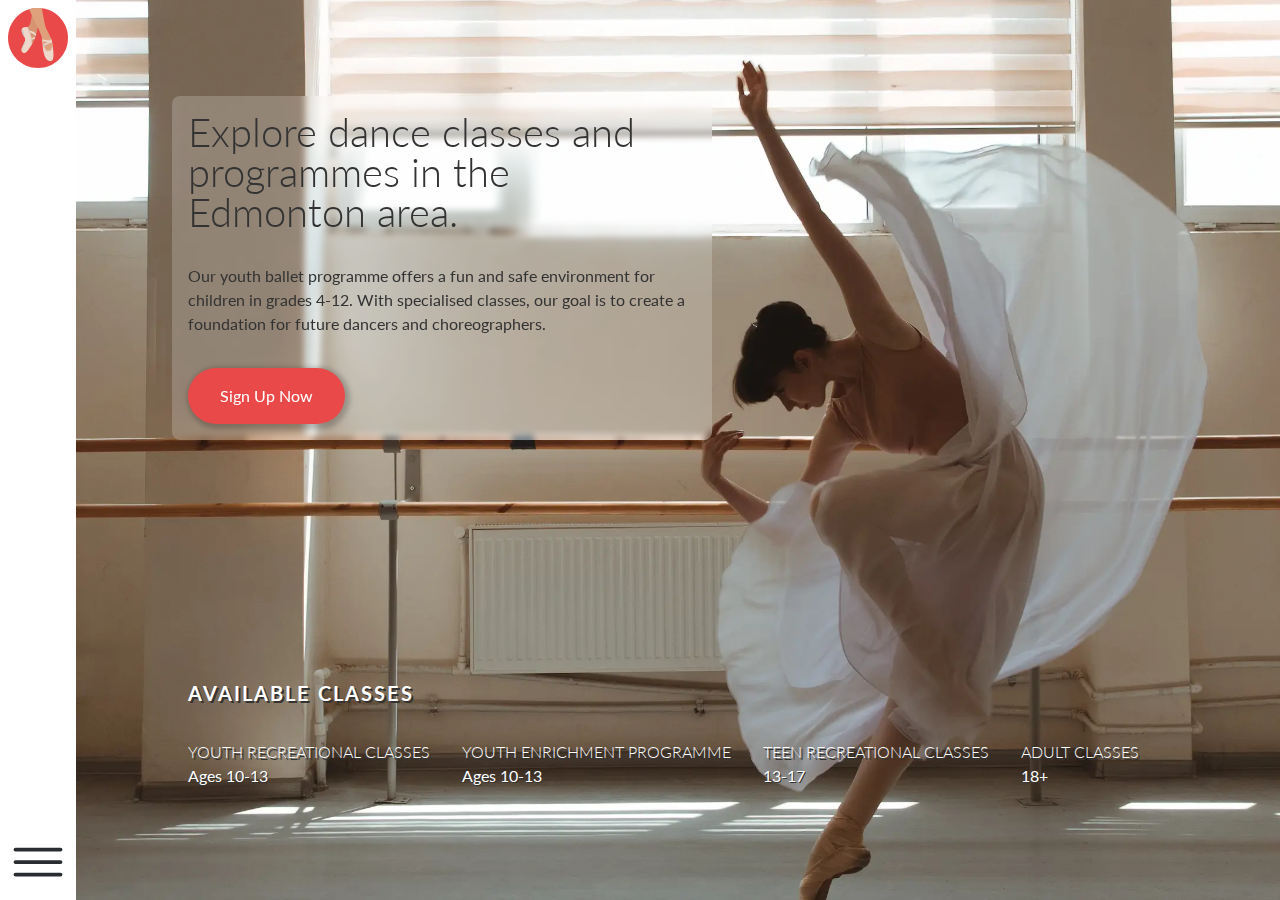
<file: ballet-school-flexbox/index.html>
<!DOCTYPE html>
<html lang="en-ca">
    <head>
        <meta charset="utf-8">
        <meta name="viewport" content="width=device-width, initial-scale=1.0">

        <title>Edmonton Ballet Classes</title>

        <!-- Additional Information -->
        <meta name="author" content="Mihiri Kamiss | Jaymerist on GitHub">
        <meta name="description" content="This website is a demonstration of various flexbox properties and was made possible by NAIT's Web Design II Course">

        <!-- Google Fonts -->
        <link rel="preconnect" href="https://fonts.googleapis.com">
        <link rel="preconnect" href="https://fonts.gstatic.com" crossorigin>
        <link href="https://fonts.googleapis.com/css2?family=Lato&display=swap" rel="stylesheet">

        <!-- Stylesheets -->
        <link rel="stylesheet" href="css/modern-reset.css">
        <link rel="stylesheet" href="css/styles.css">
    </head>
    <body>
        <header>
            <nav>
                <img src="img/logo.svg" alt="Ballet School Logo">
                <img src="img/menu.svg" alt="Click to open the navigational menu.">
            </nav>
            <section>
                <div class="hero">
                    <div class="lead">
                        <h1>Explore dance classes and programmes in the Edmonton area.</h1>
                        <p>Our youth ballet programme offers a fun and safe environment for children in grades 4-12. With specialised classes, our goal is to create a foundation for future dancers and choreographers.</p>
                        <a href="#" class="btn">Sign Up Now</a>
                    </div>
                    <div class="info">
                        <h2>Available Classes</h2>
                        <div>
                            <h3>Youth Recreational Classes</h3>
                            <p>Ages 10-13</p>
                        </div>
                        <div>
                            <h3>Youth Enrichment Programme</h3>
                            <p>Ages 10-13</p>
                        </div>
                        <div>
                            <h3>Teen Recreational Classes</h3>
                            <p>13-17</p>
                        </div>
                        <div>
                            <h3>Adult Classes</h3>
                            <p>18+</p>
                        </div>
                    </div>
                </div>
            </section>
        </header>
    </body>
</html>
</file>
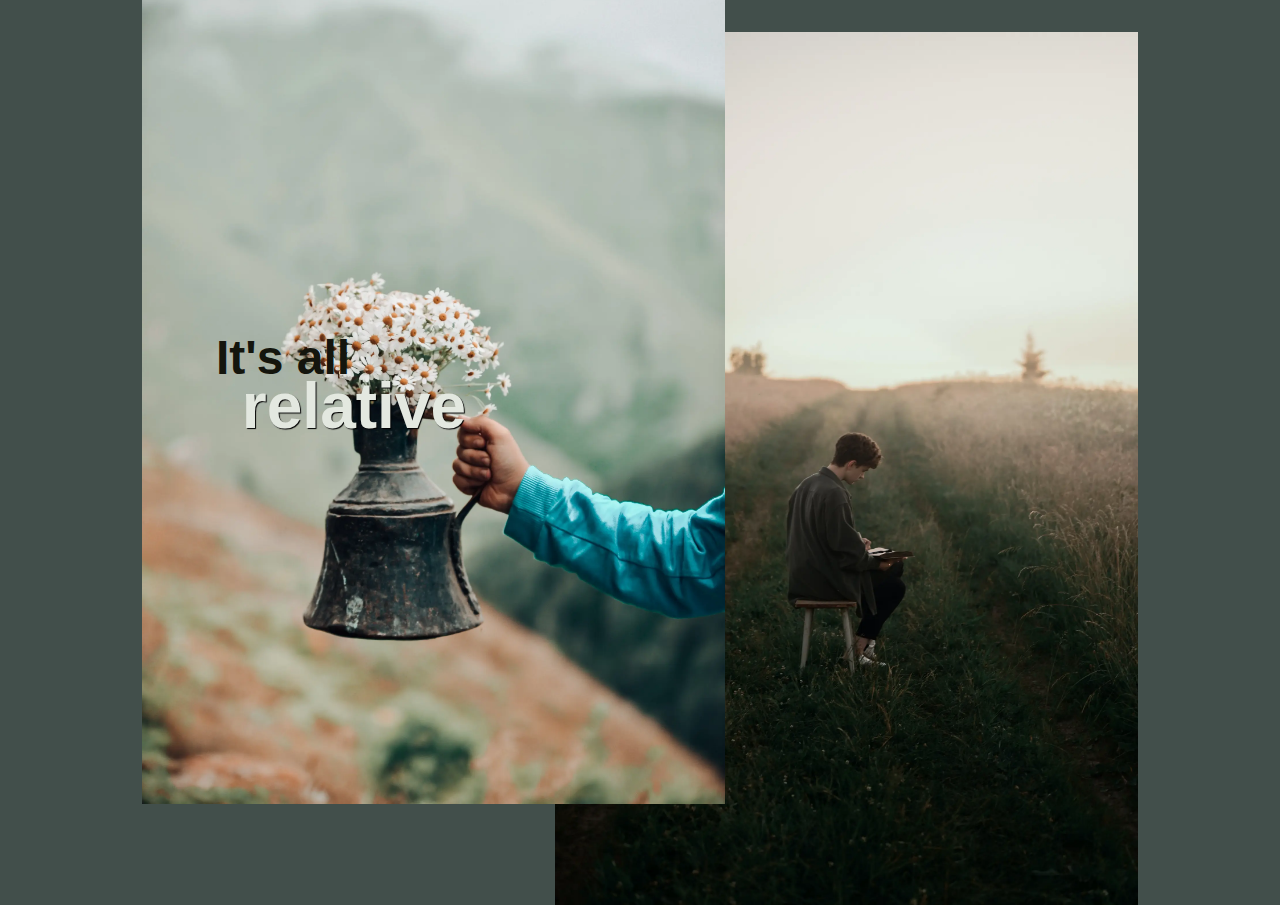
<file: demo-css-positioning/index.html>
<!DOCTYPE html>
<html lang="en-ca">
    <head>
        <meta charset="utf-8">
        <meta name="viewport" content="width=device-width, initial-scale=1.0">

        <title>Positioning Framework</title>

        <!-- Additional Information -->
        <meta name="author" content="Mihiri Kamiss | Jaymerist on GitHub">
        <meta name="description" content="This website demonstrates a few simple positioning properies">

        <!-- Stylesheets -->
        <link rel="stylesheet" href="css/modern-reset.css">
        <link rel="stylesheet" href="css/styles.css">
    </head>
    <body>
        
        <section>
            <div class="container">
                <h1>It's all <span>relative</span></h1>
                <img src="img/aweethink_qyflpi.webp" alt="A person sits on a wooden stool in a foggy meadow, reading">
                <img src="img/daisies_vfculq.webp" alt="A hand holding a rustic jar, filled with wildflowers.">
            </div>
        </section>
    </body>
</html>
</file>
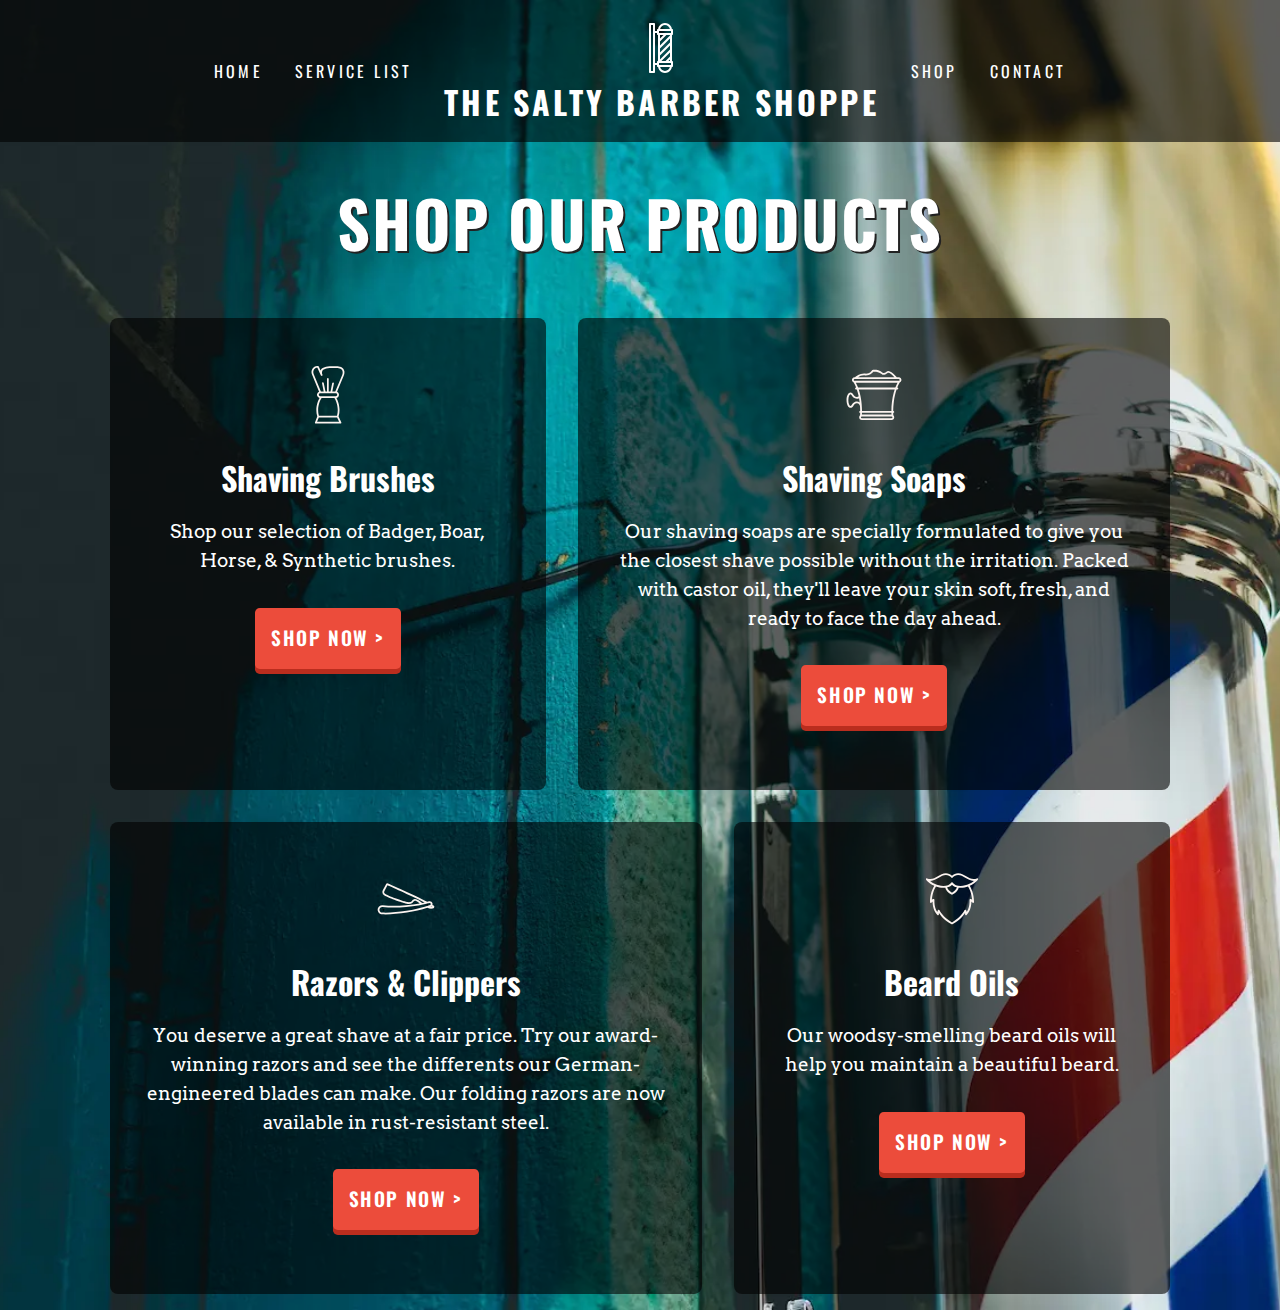
<file: demo-flexgrow-flexshrink-basis-start/index.html>
<!DOCTYPE html>
<html lang="en">
<head>
    <meta charset="UTF-8">
    <meta name="viewport" content="width=device-width, initial-scale=1.0">
    <title>Demo - Flex Grow, Flex Shrink, Basis</title>

    <!-- Google Fonts -->
    <link rel="preconnect" href="https://fonts.googleapis.com">
    <link rel="preconnect" href="https://fonts.gstatic.com" crossorigin>
    <link href="https://fonts.googleapis.com/css2?family=Arvo&family=Oswald:wght@400;600&display=swap" rel="stylesheet">

    <!-- Stylesheets -->
    <link rel="stylesheet" href="css/reset.css">
    <link rel="stylesheet" href="css/styles.css">
</head>
<body>
    <header>
        <nav>
            <ul>
                <li><a href="#">Home</a></li>
                <li><a href="#">Service List</a></li>
                <li><a href="#">
                    <svg version="1.1" viewBox="0 0 700 500" xmlns="http://www.w3.org/2000/svg">
                        <path d="m446.25 166.25c2.3203 0 4.5469-0.92188 6.1875-2.5625s2.5625-3.8672 2.5625-6.1875v-35c0-2.3203-0.92188-4.5469-2.5625-6.1875s-3.8672-2.5625-6.1875-2.5625h-0.69922c-2.8047-19.594-14.918-36.621-32.512-45.695-17.59-9.0742-38.488-9.0742-56.078 0-17.594 9.0742-29.707 26.102-32.512 45.695h-0.69922c-4.832 0-8.75 3.918-8.75 8.75v8.75h-17.5v-61.25c0-2.3203-0.92188-4.5469-2.5625-6.1875s-3.8672-2.5625-6.1875-2.5625h-35c-4.832 0-8.75 3.918-8.75 8.75v420c0 2.3203 0.92188 4.5469 2.5625 6.1875s3.8672 2.5625 6.1875 2.5625h35c2.3203 0 4.5469-0.92188 6.1875-2.5625s2.5625-3.8672 2.5625-6.1875v-61.25h17.5v8.75c0 2.3203 0.92188 4.5469 2.5625 6.1875s3.8672 2.5625 6.1875 2.5625h0.69922c2.8047 19.594 14.918 36.621 32.512 45.695 17.59 9.0742 38.488 9.0742 56.078 0 17.594-9.0742 29.707-26.102 32.512-45.695h0.69922c2.3203 0 4.5469-0.92188 6.1875-2.5625s2.5625-3.8672 2.5625-6.1875v-35c0-2.3203-0.92188-4.5469-2.5625-6.1875s-3.8672-2.5625-6.1875-2.5625zm-17.5 188.88-38.621 38.621h-36.508l75.129-75.129zm8.75 73.621h-105v-17.5h105zm0-280h-105v-17.5h105zm-64.871 17.5-31.379 31.379v-31.379zm56.121 127.63-87.5 87.5v-36.508l87.5-87.5zm0-61.25-87.5 87.5v-36.508l87.5-87.5zm0-61.25-87.5 87.5v-36.508l56.121-56.121h31.379zm-43.75-92.629c10.082 0.011719 19.848 3.5 27.66 9.8789 7.8086 6.375 13.18 15.246 15.211 25.121h-85.742c2.0312-9.875 7.4023-18.746 15.211-25.121 7.8125-6.3789 17.578-9.8672 27.66-9.8789zm-105 402.5h-17.5v-402.5h17.5zm17.5-70v-262.5h17.5v8.75c0 2.3203 0.92188 4.5469 2.5625 6.1875s3.8672 2.5625 6.1875 2.5625v227.5c-4.832 0-8.75 3.918-8.75 8.75v8.75zm87.5 70c-10.082-0.011719-19.848-3.5-27.66-9.8789-7.8086-6.375-13.18-15.246-15.211-25.121h85.742c-2.0312 9.875-7.4023 18.746-15.211 25.121-7.8125 6.3789-17.578 9.8672-27.66 9.8789zm29.871-87.5 13.879-13.879v13.879z"/>
                    </svg>
                    <h1>The Salty Barber Shoppe</h1>
                </a></li>
                <li><a href="#">Shop</a></li>
                <li><a href="#">Contact</a></li>
            </ul>
        </nav>
    </header>
    <main>
        <h2>Shop Our Products</h2>
        <section>
            <div class="inner-container">
                <div class="col shrink">
                    <img src="img/svg/shaving-brush.svg" alt="A shaving brush, sitting bristle-side up.">
                    <h2>Shaving Brushes</h2>
                    <p>Shop our selection of Badger, Boar, Horse, & Synthetic brushes.</p>
                    <p><a href="#">Shop Now &gt;</a></p>
                </div>
                <div class="col grow">
                    <img src="img/svg/shaving-soap.svg" alt="A canester of shaving soap with a handle on the left side.">
                    <h2>Shaving Soaps</h2>
                    <p>Our shaving soaps are specially formulated to give you the closest shave possible without the irritation. Packed with castor oil, they'll leave your skin soft, fresh, and ready to face the day ahead.</p>
                    <p><a href="#">Shop Now &gt;</a></p>
                </div>
                <div class="col grow">
                    <img src="img/svg/razor.svg" alt="Two razor blades joined by the end.">
                    <h2>Razors & Clippers</h2>
                    <p>You deserve a great shave at a fair price. Try our award-winning razors and see the differents our German-engineered blades can make. Our folding razors are now available in rust-resistant steel.</p>
                    <p><a href="#">Shop Now &gt;</a></p>
                </div>
                <div class="col shrink">
                    <img src="img/svg/beard.svg" alt="A beard, moustache and open mouth.">
                    <h2>Beard Oils</h2>
                    <p>Our woodsy-smelling beard oils will help you maintain a beautiful beard.</p>
                    <p><a href="#">Shop Now &gt;</a></p>
                </div>
            </div>
        </section>
    </main>

</body>
</html>
</file>
<file: ballet-school-flexbox/css/styles.css>
body {
    color: #333;
    font-family: 'Lato', 'Helvetica Neue', 'Helvetica', Arial, sans-serif;
    line-height: 1.5;
}

header {
    display: flex;
}

header nav {
    align-items: center;
    box-shadow: 0 0 5px 8px rgba(0,0,0,0.2);
    display: flex;
    flex-direction: column;
    height: 100vh;
    justify-content: space-between;
    padding: 0.5rem;
}

header img {
    width: 4rem;
}

header section {
    background: url('../img/hero-banner.webp') right / cover;
    width: 100%;
}

.hero {
    display: flex;
    flex-direction: column;
    min-height: 100vh;
    justify-content: space-between;
    padding: 6rem;
}

.lead {
    backdrop-filter: blur(3px);
    background-color: rgba(255,255,255,0.2);
    border-radius: 0.5rem;
    max-width: 60ch;
    padding: 1rem;
}

.lead h1{
    font-size: 2.5rem;
    font-weight: 300;
    line-height: 1;
}

.lead p{
    margin: 2rem 0;
}

.lead .btn{
    background-color: #ea4949;
    border-radius: 3rem;
    box-shadow: 2px 2px 5px 3px rgba(0,0,0,0.2);
    color: white;
    display: inline-block;
    padding: 1rem 2rem;
    text-decoration: none;
}

.lead .btn:hover{
    text-decoration: underline;
}

.info{
    color: #fff;
    display: flex;
    flex-wrap: wrap;
    text-shadow: 1px 1px #333;
}

.info h2{
    font-size: 1.25rem;
    width: 100%;
    letter-spacing: 2px;
    text-transform: uppercase;
    margin: 1rem;
}

.info div{
    margin: 1rem;
}

.info h3{
    font-size: 1rem;
    font-weight: 300;
    text-transform: uppercase;
}

.info h2,
.info h3{
    text-shadow: 2px 2px #333;
}
</file>
<file: demo-css-positioning/css/styles.css>
body{
    background-color: #424f4b;
    font-family: 'Comic Sans MS', 'Dyslexia Sns', sans-serif;
    min-height: 100vh;
    color: #eee;
}

.container{
    position: relative ;
    width: calc(100% - 4rem);
    margin-top: 4rem;
    min-height: calc(100vh - 4rem);
    margin: auto;
    max-width: 1060px;
}

.container img{
    width: 55%;
    position: absolute;
}

.container img:first-of-type{
    top: 2rem;
    right: 2rem;
}

.container img:last-of-type{
    bottom: 2rem;
    left: 2rem;
}

h1{
    color: #14150d;
    font-size: 3rem;
    position: absolute;
    z-index: 1;
    top: 40%;
    left: 10%;
    width: 250px;
    line-height: 3rem;
}

h1 span{
    color: #e3e8e0;
    font-size: 4rem;
    display: block;
    text-align: right;
    text-shadow: 1px 1px 1px black;
}
</file>
<file: demo-flexgrow-flexshrink-basis-start/css/styles.css>
/* Colour Palette

Red    #e24c3b
White  #fbf3ef
Blue   #0088e0

*/

/* Universal styles and Typography */

body {
  background: url("../img/pole-closeup-mobile.webp") center / cover no-repeat;
  color: #fff;
  font-family: 'Oswald', sans-serif;
  text-align: center;
}

h2 {
  font-size: 2rem;
  padding-bottom: 1rem;
}

p {
  font-size: 1.2rem;
  font-family: 'Arvo', serif;
}

/* Mobile Layout */

nav ul{
  display: flex;
  flex-direction: column;
  margin: 0;
  padding: 0;
}

nav ul li a{
  color: #222;
  display: block;
  letter-spacing: 0.2rem;
  padding: 1rem;
  text-decoration: none;
  text-transform: uppercase;
}

svg{
  width: 5rem;
}

nav svg path{
  fill: #222;
}

/*Main Layout*/

main > h2{
  font-size: 4rem;
  letter-spacing: 0.1rem;
  line-height: 1;
  padding: 3rem 0;
  text-transform: uppercase;
  text-shadow: 2px 2px #222;
}

section{
  margin: 0 auto;
}

.inner-container{
  padding: 0 1rem;
}

.col{
  background-color: rgba(0,0,0,0.6);
  border-radius: 0.5rem;
  margin: 1rem auto;
  padding: 2rem;
}

section .col img{
  margin: 1rem auto;
  max-width: 4.5rem;
}

.col p a{
  background-color: #ec4c3b;
  border-radius: 0.3rem;
  box-shadow: 0 5px 0 #ba2d1e;
  color: #fff;
  font-family: 'Oswald', sans-serif;
  font-weight: 600;
  letter-spacing: 0.1rem;
  padding: 1rem;
  text-decoration: none;
  text-transform: uppercase;
  display: inline-block;
}

.col p a:active {
  box-shadow: none;
  transition: 0.2s all ease;
  transform: translateY(5px);
}

.col p{
  margin-bottom: 2rem;
}

@media screen and (max-width: 925px){
  nav{
    background-color: #fbf3ef;
  }

  nav ul li:nth-child(3),
  nav ul li:nth-child(5){
    background-color: #ec4c3d;
  }

  nav ul li:nth-child(2){
    background-color: #0088e0;
  }

  nav ul li:nth-child(3){
    order: -1;
  }
}

section .col img{
  margin: 1rem auto;
  max-width: 4.5rem;
}

@media screen and (min-width: 926px){
  body{
    background: url('../img/pole-closeup.webp') center / cover no-repeat;
  }

  nav{
    background-color: rgba(0,0,0,0.6);
  }

  nav ul{
    flex-direction: row;
    align-items: center;
    justify-content: center;
  }

  nav ul li a{
    color: #fff;
  }

  nav svg path{
    fill: #fff;
  }

  .inner-container{
    display: flex;
    flex-wrap: wrap;
    justify-content: center;
    margin: auto;
    max-width: 1280px;
  }

  .col{
    margin: 1rem;
    max-width: calc(100% / 2 - 2rem);
  }

  .grow{
    flex: 1 0 65%;
  }

  .shrink{
    flex: 0 1 35%
  }
}
</file>
